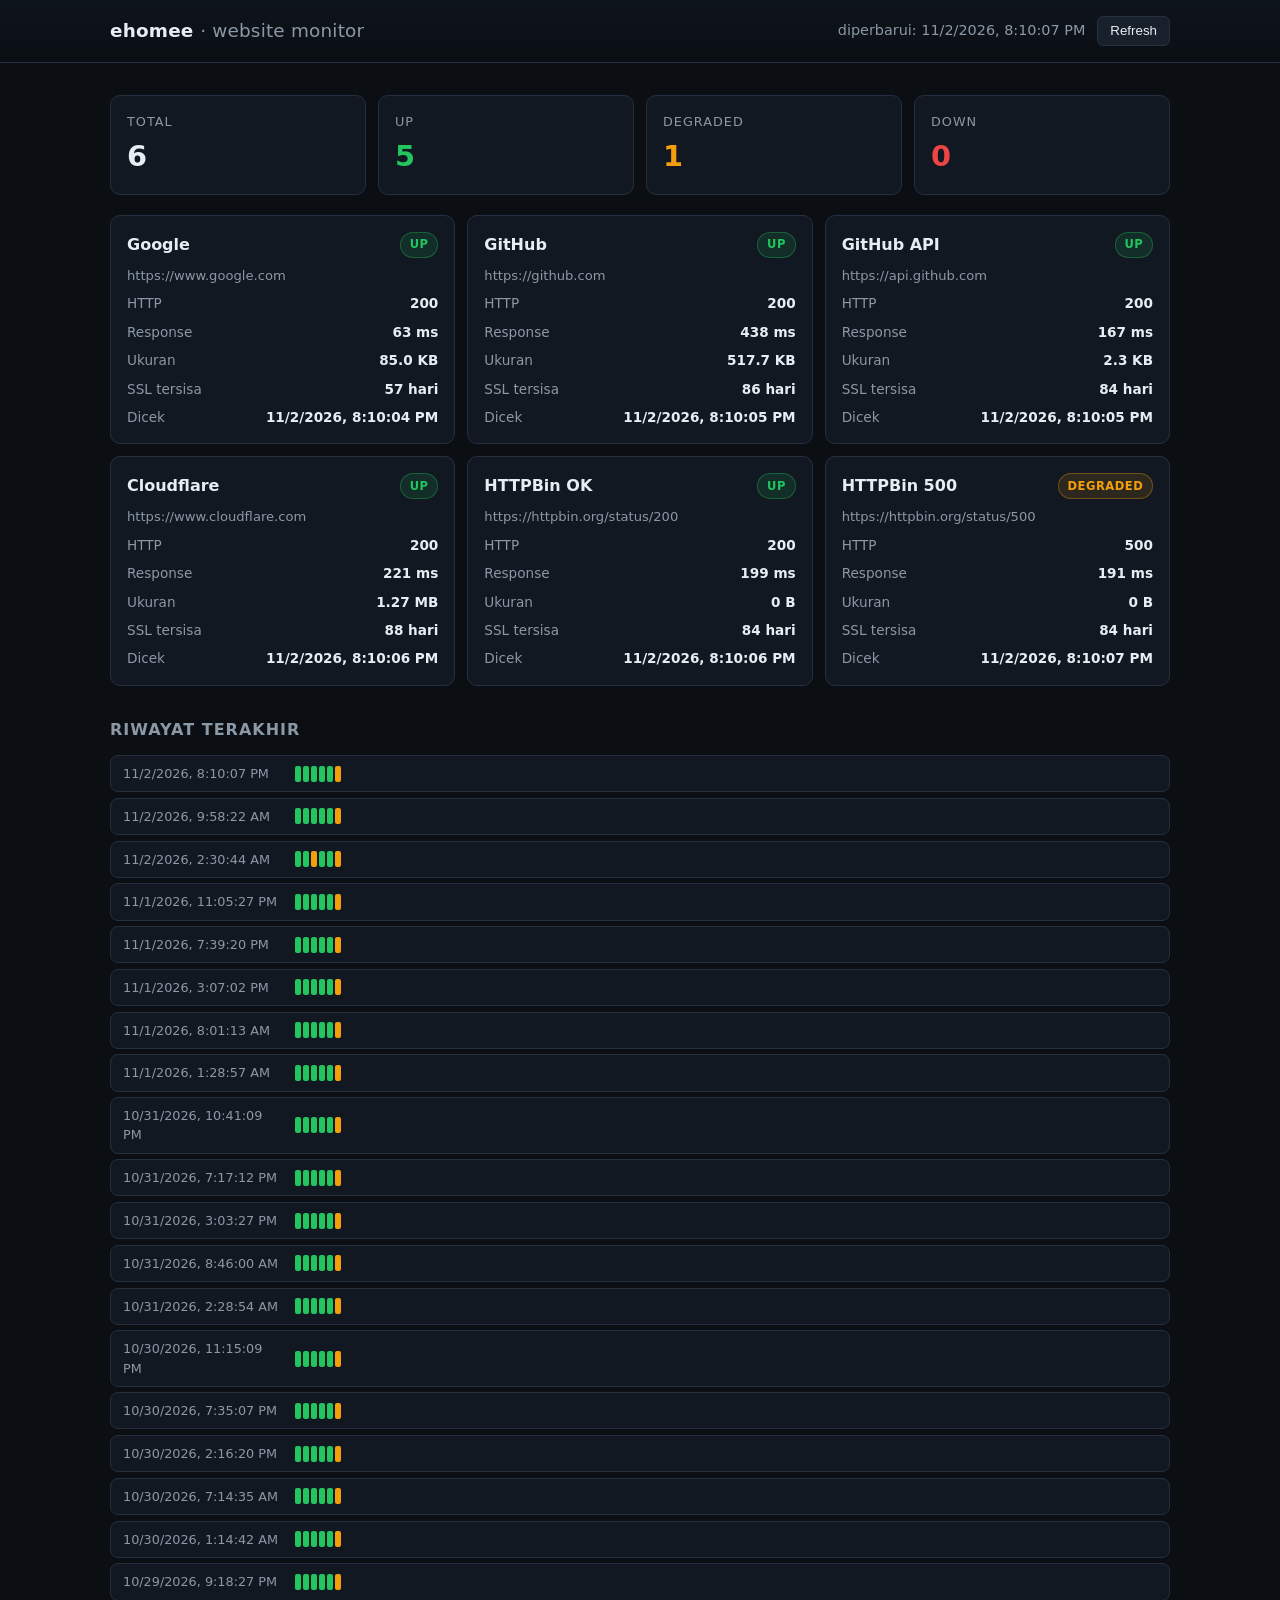
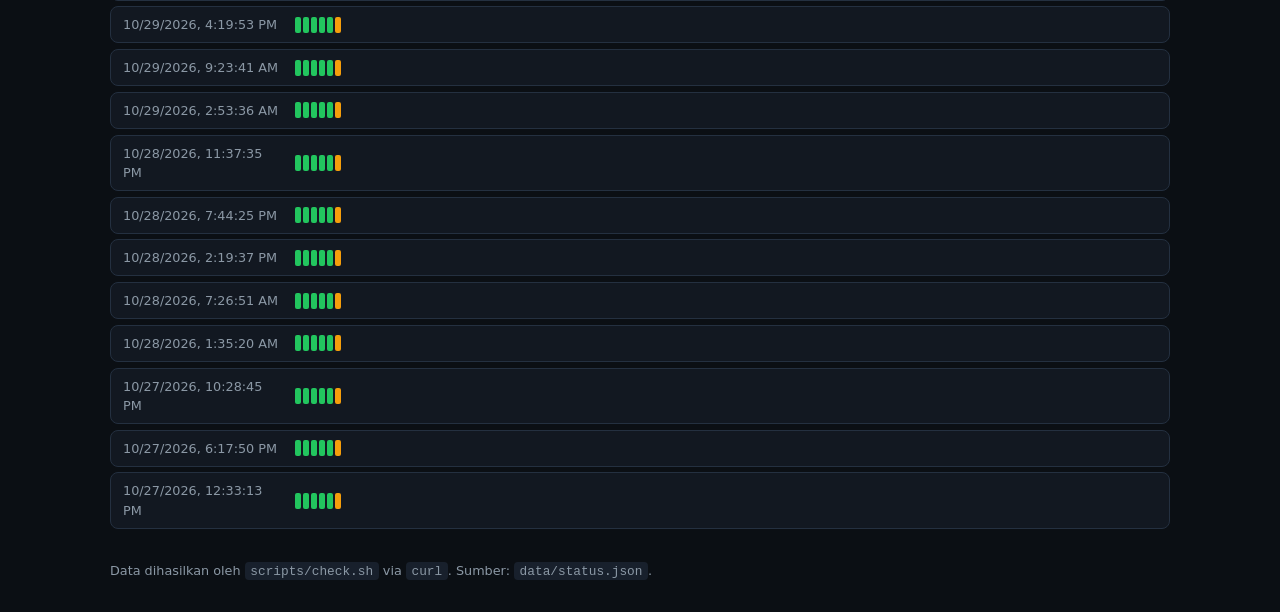
<file: index.html>
<!DOCTYPE html>
<html lang="id">
<head>
  <meta charset="UTF-8" />
  <meta name="viewport" content="width=device-width, initial-scale=1.0" />
  <title>ehomee · Website Monitor</title>
  <link rel="stylesheet" href="assets/style.css" />
</head>
<body>
  <header class="topbar">
    <div class="container">
      <h1>ehomee <span class="muted">· website monitor</span></h1>
      <div class="meta">
        <span id="last-updated">memuat…</span>
        <button id="refresh" type="button">Refresh</button>
      </div>
    </div>
  </header>

  <main class="container">
    <section class="summary" id="summary">
      <div class="card stat"><div class="label">Total</div><div class="value" id="s-total">–</div></div>
      <div class="card stat up"><div class="label">Up</div><div class="value" id="s-up">–</div></div>
      <div class="card stat degraded"><div class="label">Degraded</div><div class="value" id="s-degraded">–</div></div>
      <div class="card stat down"><div class="label">Down</div><div class="value" id="s-down">–</div></div>
    </section>

    <section id="checks" class="grid"></section>

    <section class="history">
      <h2>Riwayat Terakhir</h2>
      <div id="history" class="history-list"></div>
    </section>

    <footer class="foot">
      <p>Data dihasilkan oleh <code>scripts/check.sh</code> via <code>curl</code>. Sumber: <code>data/status.json</code>.</p>
    </footer>
  </main>

  <script src="assets/app.js"></script>
</body>
</html>
</file>
<file: assets/style.css>
:root {
  --bg: #0b0f14;
  --panel: #121821;
  --panel-2: #18202c;
  --border: #243040;
  --text: #e6edf3;
  --muted: #8b98a5;
  --up: #22c55e;
  --down: #ef4444;
  --degraded: #f59e0b;
  --accent: #60a5fa;
}

* { box-sizing: border-box; }
html, body { margin: 0; padding: 0; }
body {
  font-family: ui-sans-serif, system-ui, -apple-system, Segoe UI, Roboto, sans-serif;
  background: var(--bg);
  color: var(--text);
  line-height: 1.5;
}

.container { max-width: 1100px; margin: 0 auto; padding: 1rem 1.25rem; }

.topbar {
  border-bottom: 1px solid var(--border);
  background: linear-gradient(180deg, #0e141c, #0b0f14);
  position: sticky; top: 0; z-index: 5;
}
.topbar .container {
  display: flex; align-items: center; justify-content: space-between; gap: 1rem;
}
.topbar h1 { font-size: 1.15rem; margin: 0; letter-spacing: .2px; }
.muted { color: var(--muted); font-weight: 400; }
.meta { display: flex; align-items: center; gap: .75rem; color: var(--muted); font-size: .9rem; }
.meta button {
  background: var(--panel-2); color: var(--text); border: 1px solid var(--border);
  padding: .4rem .75rem; border-radius: 6px; cursor: pointer;
}
.meta button:hover { border-color: var(--accent); color: var(--accent); }

.summary {
  display: grid; grid-template-columns: repeat(4, 1fr); gap: .75rem; margin: 1rem 0 1.25rem;
}
.card {
  background: var(--panel); border: 1px solid var(--border); border-radius: 10px; padding: 1rem;
}
.stat .label { color: var(--muted); font-size: .8rem; text-transform: uppercase; letter-spacing: 1px; }
.stat .value { font-size: 1.8rem; font-weight: 700; margin-top: .25rem; }
.stat.up .value { color: var(--up); }
.stat.down .value { color: var(--down); }
.stat.degraded .value { color: var(--degraded); }

.grid {
  display: grid; grid-template-columns: repeat(auto-fill, minmax(300px, 1fr)); gap: .75rem;
}

.site {
  display: flex; flex-direction: column; gap: .5rem;
}
.site-head { display: flex; align-items: center; justify-content: space-between; gap: .5rem; }
.site .name { font-weight: 600; }
.site .url { color: var(--muted); font-size: .82rem; word-break: break-all; }
.site .row { display: flex; justify-content: space-between; font-size: .85rem; color: var(--muted); }
.site .row b { color: var(--text); font-weight: 600; }

.badge {
  font-size: .72rem; font-weight: 700; padding: .2rem .55rem; border-radius: 999px;
  text-transform: uppercase; letter-spacing: .5px;
}
.badge.up { background: rgba(34,197,94,.12); color: var(--up); border: 1px solid rgba(34,197,94,.35); }
.badge.down { background: rgba(239,68,68,.12); color: var(--down); border: 1px solid rgba(239,68,68,.35); }
.badge.degraded { background: rgba(245,158,11,.12); color: var(--degraded); border: 1px solid rgba(245,158,11,.35); }

.history { margin-top: 2rem; }
.history h2 { font-size: 1rem; color: var(--muted); text-transform: uppercase; letter-spacing: 1px; }
.history-list { display: flex; flex-direction: column; gap: .35rem; }
.history-row {
  display: grid; grid-template-columns: 160px 1fr; align-items: center; gap: .75rem;
  background: var(--panel); border: 1px solid var(--border); border-radius: 8px; padding: .5rem .75rem;
  font-size: .8rem;
}
.history-row .ts { color: var(--muted); font-variant-numeric: tabular-nums; }
.history-row .bars { display: flex; gap: 2px; }
.history-row .bars span {
  display: inline-block; width: 6px; height: 16px; border-radius: 2px; background: #2a3647;
}
.history-row .bars span.up { background: var(--up); }
.history-row .bars span.down { background: var(--down); }
.history-row .bars span.degraded { background: var(--degraded); }

.foot { color: var(--muted); font-size: .8rem; margin: 2rem 0 1rem; }
.foot code { background: var(--panel-2); padding: .1rem .35rem; border-radius: 4px; }

@media (max-width: 680px) {
  .summary { grid-template-columns: repeat(2, 1fr); }
}
</file>
